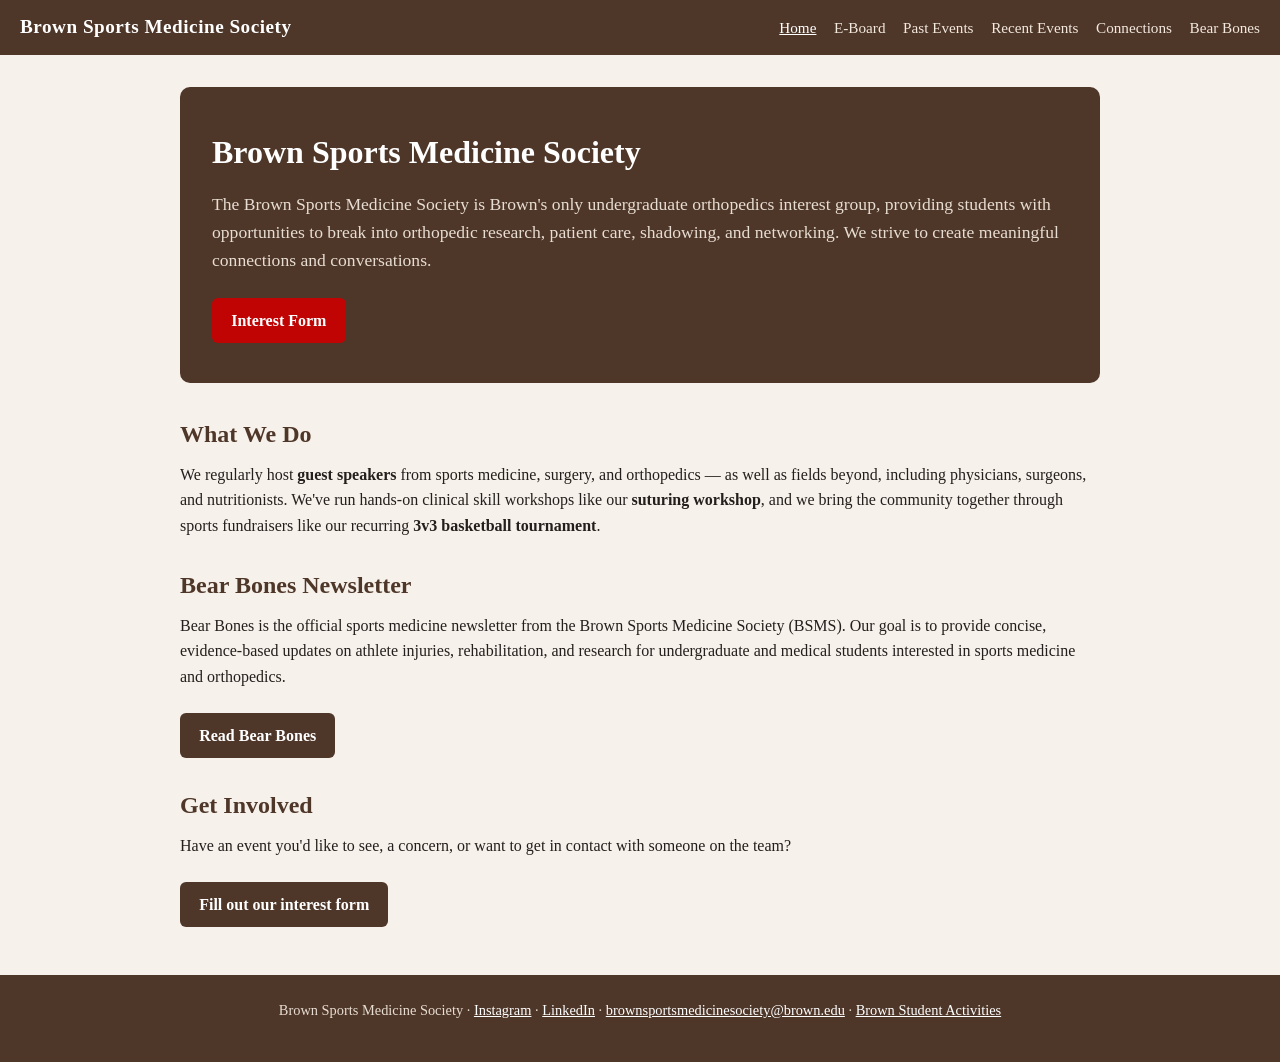
<file: index.html>
<!DOCTYPE html>
<html lang="en">
<head>
<meta charset="UTF-8">
<meta name="viewport" content="width=device-width, initial-scale=1.0">
<title>Brown Sports Medicine Society</title>
<link rel="stylesheet" href="css/style.css">
</head>
<body>
<header class="site">
  <div class="brand"><a href="index.html">Brown Sports Medicine Society</a></div>
  <nav class="main">
    <button class="toggle" aria-label="Menu">☰</button>
    <ul>
      <li><a href="index.html" class="active">Home</a></li>
      <li><a href="eboard.html">E-Board</a></li>
      <li><a href="past-events.html">Past Events</a></li>
      <li><a href="recent-events.html">Recent Events</a></li>
      <li><a href="connections.html">Connections</a></li>
      <li><a href="https://bear-bones.beehiiv.com/" target="_blank" rel="noopener">Bear Bones</a></li>
    </ul>
  </nav>
</header>

<main>
  <section class="hero">
    <h1>Brown Sports Medicine Society</h1>
    <p class="lede">The Brown Sports Medicine Society is Brown's only undergraduate orthopedics interest group, providing students with opportunities to break into orthopedic research, patient care, shadowing, and networking. We strive to create meaningful connections and conversations.</p>
    <a class="btn" href="https://docs.google.com/forms/d/e/1FAIpQLScDk9uIKMxv_40GBWXMDYG9fEyv0TfRWQ9txXXiVj0QrSvIRQ/viewform?usp=sharing&ouid=105178920758912337522">Interest Form</a>
  </section>

  <h2>What We Do</h2>
  <p>We regularly host <strong>guest speakers</strong> from sports medicine, surgery, and orthopedics — as well as fields beyond, including physicians, surgeons, and nutritionists. We've run hands-on clinical skill workshops like our <strong>suturing workshop</strong>, and we bring the community together through sports fundraisers like our recurring <strong>3v3 basketball tournament</strong>.</p>

  <h2>Bear Bones Newsletter</h2>
  <p>Bear Bones is the official sports medicine newsletter from the Brown Sports Medicine Society (BSMS). Our goal is to provide concise, evidence-based updates on athlete injuries, rehabilitation, and research for undergraduate and medical students interested in sports medicine and orthopedics.</p>
  <a class="btn secondary" href="https://bear-bones.beehiiv.com/" target="_blank" rel="noopener">Read Bear Bones</a>

  <h2>Get Involved</h2>
  <p>Have an event you'd like to see, a concern, or want to get in contact with someone on the team?</p>
  <a class="btn secondary" href="https://docs.google.com/forms/d/e/1FAIpQLScDk9uIKMxv_40GBWXMDYG9fEyv0TfRWQ9txXXiVj0QrSvIRQ/viewform?usp=sharing&ouid=105178920758912337522">Fill out our interest form</a>
</main>

<footer class="site">
  <p>Brown Sports Medicine Society &middot;
     <a href="https://www.instagram.com/brownsportsmedicinesociety/">Instagram</a> &middot;
     <a href="https://www.linkedin.com/groups/40875009/" target="_blank" rel="noopener">LinkedIn</a> &middot;
     <a href="mailto:brownsportsmedicinesociety@brown.edu">brownsportsmedicinesociety@brown.edu</a> &middot;
     <a href="https://studentactivities.brown.edu/organizations/sports-medicine-society-brown">Brown Student Activities</a>
  </p>
</footer>
<script src="js/main.js"></script>
</body>
</html>
</file>
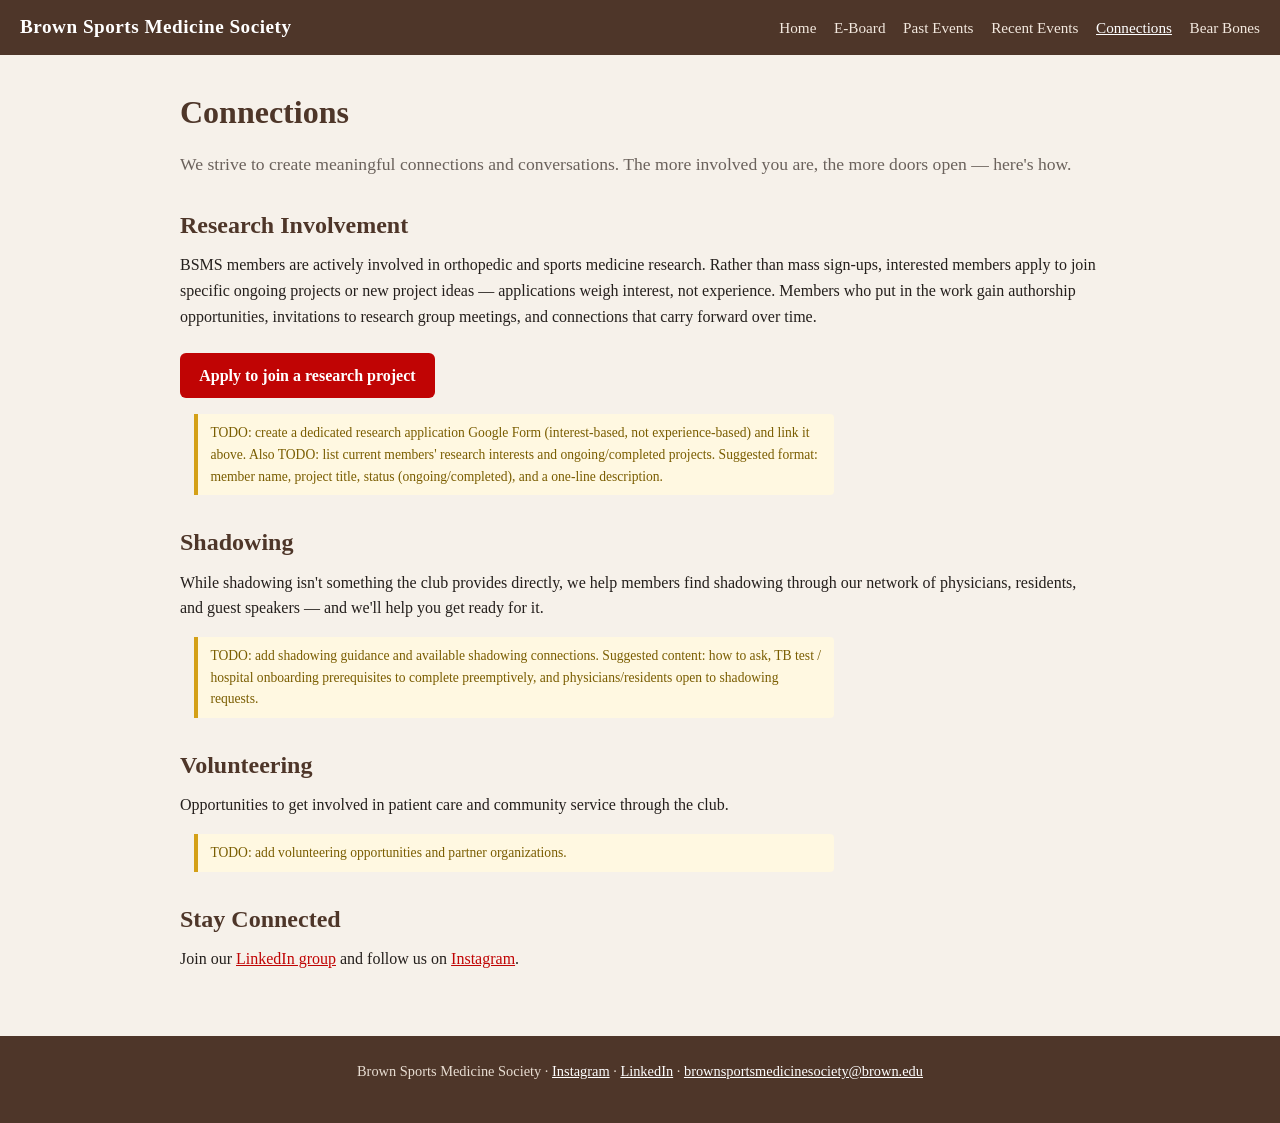
<file: connections.html>
<!DOCTYPE html>
<html lang="en">
<head>
<meta charset="UTF-8">
<meta name="viewport" content="width=device-width, initial-scale=1.0">
<title>Connections — Brown Sports Medicine Society</title>
<link rel="stylesheet" href="css/style.css">
</head>
<body>
<header class="site">
  <div class="brand"><a href="index.html">Brown Sports Medicine Society</a></div>
  <nav class="main">
    <button class="toggle" aria-label="Menu">☰</button>
    <ul>
      <li><a href="index.html">Home</a></li>
      <li><a href="eboard.html">E-Board</a></li>
      <li><a href="past-events.html">Past Events</a></li>
      <li><a href="recent-events.html">Recent Events</a></li>
      <li><a href="connections.html" class="active">Connections</a></li>
      <li><a href="https://bear-bones.beehiiv.com/" target="_blank" rel="noopener">Bear Bones</a></li>
    </ul>
  </nav>
</header>

<main>
  <h1>Connections</h1>
  <p class="lede">We strive to create meaningful connections and conversations. The more involved you are, the more doors open — here's how.</p>

  <h2>Research Involvement</h2>
  <p>BSMS members are actively involved in orthopedic and sports medicine research. Rather than mass sign-ups, interested members apply to join specific ongoing projects or new project ideas — applications weigh interest, not experience. Members who put in the work gain authorship opportunities, invitations to research group meetings, and connections that carry forward over time.</p>
  <p><a class="btn" href="#TODO-research-application-form">Apply to join a research project</a></p>
  <div class="todo" style="max-width:640px;">TODO: create a dedicated research application Google Form (interest-based, not experience-based) and link it above. Also TODO: list current members' research interests and ongoing/completed projects. Suggested format: member name, project title, status (ongoing/completed), and a one-line description.</div>

  <h2>Shadowing</h2>
  <p>While shadowing isn't something the club provides directly, we help members find shadowing through our network of physicians, residents, and guest speakers — and we'll help you get ready for it.</p>
  <div class="todo" style="max-width:640px;">TODO: add shadowing guidance and available shadowing connections. Suggested content: how to ask, TB test / hospital onboarding prerequisites to complete preemptively, and physicians/residents open to shadowing requests.</div>

  <h2>Volunteering</h2>
  <p>Opportunities to get involved in patient care and community service through the club.</p>
  <div class="todo" style="max-width:640px;">TODO: add volunteering opportunities and partner organizations.</div>

  <h2>Stay Connected</h2>
  <p>Join our <a href="https://www.linkedin.com/groups/40875009/" target="_blank" rel="noopener">LinkedIn group</a> and follow us on <a href="https://www.instagram.com/brownsportsmedicinesociety/">Instagram</a>.</p>
</main>

<footer class="site">
  <p>Brown Sports Medicine Society &middot;
     <a href="https://www.instagram.com/brownsportsmedicinesociety/">Instagram</a> &middot;
     <a href="https://www.linkedin.com/groups/40875009/" target="_blank" rel="noopener">LinkedIn</a> &middot;
     <a href="mailto:brownsportsmedicinesociety@brown.edu">brownsportsmedicinesociety@brown.edu</a>
  </p>
</footer>
<script src="js/main.js"></script>
</body>
</html>
</file>
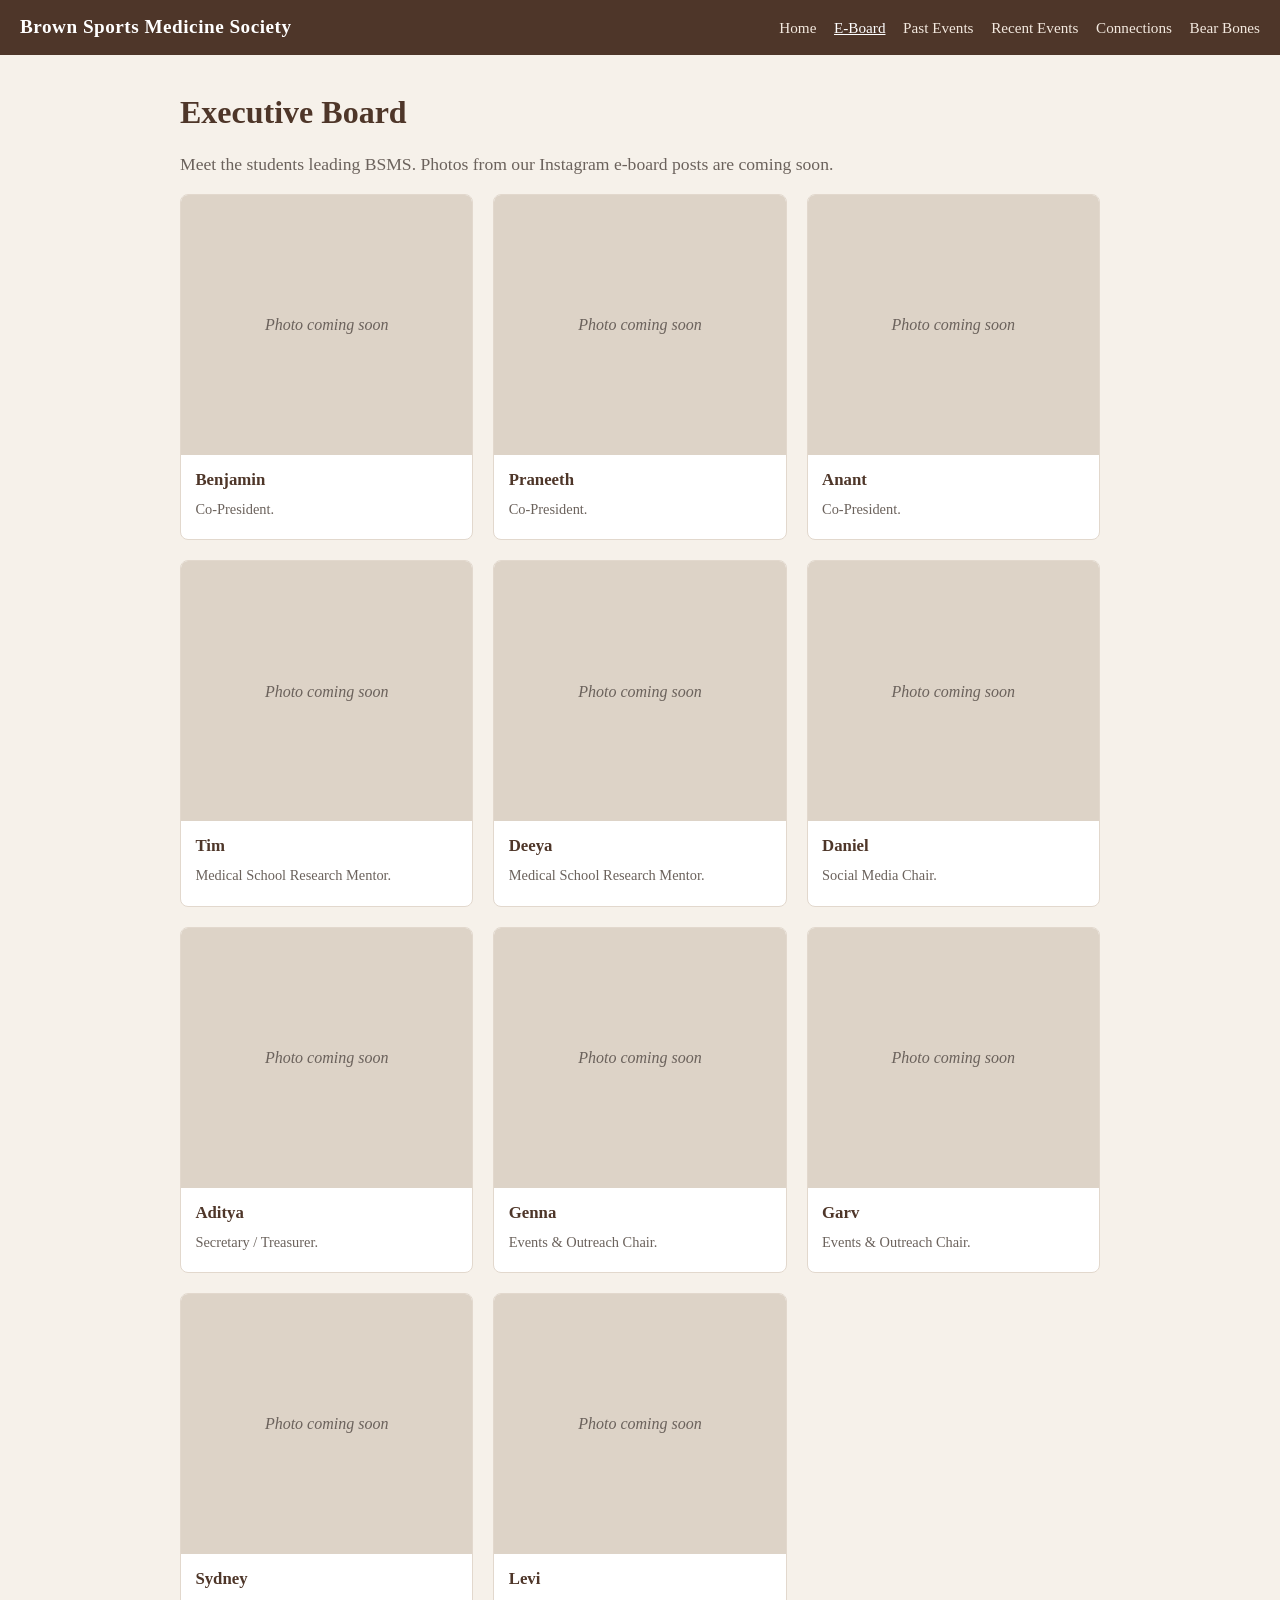
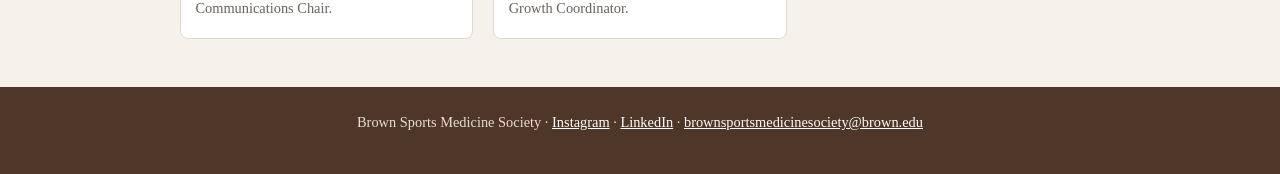
<file: eboard.html>
<!DOCTYPE html>
<html lang="en">
<head>
<meta charset="UTF-8">
<meta name="viewport" content="width=device-width, initial-scale=1.0">
<title>E-Board — Brown Sports Medicine Society</title>
<link rel="stylesheet" href="css/style.css">
</head>
<body>
<header class="site">
  <div class="brand"><a href="index.html">Brown Sports Medicine Society</a></div>
  <nav class="main">
    <button class="toggle" aria-label="Menu">☰</button>
    <ul>
      <li><a href="index.html">Home</a></li>
      <li><a href="eboard.html" class="active">E-Board</a></li>
      <li><a href="past-events.html">Past Events</a></li>
      <li><a href="recent-events.html">Recent Events</a></li>
      <li><a href="connections.html">Connections</a></li>
      <li><a href="https://bear-bones.beehiiv.com/" target="_blank" rel="noopener">Bear Bones</a></li>
    </ul>
  </nav>
</header>

<main>
  <h1>Executive Board</h1>
  <p class="lede">Meet the students leading BSMS. Photos from our Instagram e-board posts are coming soon.</p>

  <div class="grid">
    <!-- To update: replace the placeholder div with <img src="assets/eboard/<file>" alt="<name>" data-zoom> and fill in the caption. -->
    <div class="card">
      <div class="placeholder-img">Photo coming soon</div>
      <div class="body">
        <h3>Benjamin</h3>
        <p>Co-President. <!-- TODO: caption from Instagram post --></p>
      </div>
    </div>
    <div class="card">
      <div class="placeholder-img">Photo coming soon</div>
      <div class="body">
        <h3>Praneeth</h3>
        <p>Co-President. <!-- TODO: caption --></p>
      </div>
    </div>
    <div class="card">
      <div class="placeholder-img">Photo coming soon</div>
      <div class="body">
        <h3>Anant</h3>
        <p>Co-President. <!-- TODO: caption --></p>
      </div>
    </div>
    <div class="card">
      <div class="placeholder-img">Photo coming soon</div>
      <div class="body">
        <h3>Tim</h3>
        <p>Medical School Research Mentor. <!-- TODO: caption --></p>
      </div>
    </div>
    <div class="card">
      <div class="placeholder-img">Photo coming soon</div>
      <div class="body">
        <h3>Deeya</h3>
        <p>Medical School Research Mentor. <!-- TODO: caption --></p>
      </div>
    </div>
    <div class="card">
      <div class="placeholder-img">Photo coming soon</div>
      <div class="body">
        <h3>Daniel</h3>
        <p>Social Media Chair. <!-- TODO: caption --></p>
      </div>
    </div>
    <div class="card">
      <div class="placeholder-img">Photo coming soon</div>
      <div class="body">
        <h3>Aditya</h3>
        <p>Secretary / Treasurer. <!-- TODO: caption --></p>
      </div>
    </div>
    <div class="card">
      <div class="placeholder-img">Photo coming soon</div>
      <div class="body">
        <h3>Genna</h3>
        <p>Events &amp; Outreach Chair. <!-- TODO: caption --></p>
      </div>
    </div>
    <div class="card">
      <div class="placeholder-img">Photo coming soon</div>
      <div class="body">
        <h3>Garv</h3>
        <p>Events &amp; Outreach Chair. <!-- TODO: caption --></p>
      </div>
    </div>
    <div class="card">
      <div class="placeholder-img">Photo coming soon</div>
      <div class="body">
        <h3>Sydney</h3>
        <p>Communications Chair. <!-- TODO: caption --></p>
      </div>
    </div>
    <div class="card">
      <div class="placeholder-img">Photo coming soon</div>
      <div class="body">
        <h3>Levi</h3>
        <p>Growth Coordinator. <!-- TODO: caption --></p>
      </div>
    </div>
  </div>
</main>

<footer class="site">
  <p>Brown Sports Medicine Society &middot;
     <a href="https://www.instagram.com/brownsportsmedicinesociety/">Instagram</a> &middot;
     <a href="https://www.linkedin.com/groups/40875009/" target="_blank" rel="noopener">LinkedIn</a> &middot;
     <a href="mailto:brownsportsmedicinesociety@brown.edu">brownsportsmedicinesociety@brown.edu</a>
  </p>
</footer>
<script src="js/main.js"></script>
</body>
</html>
</file>
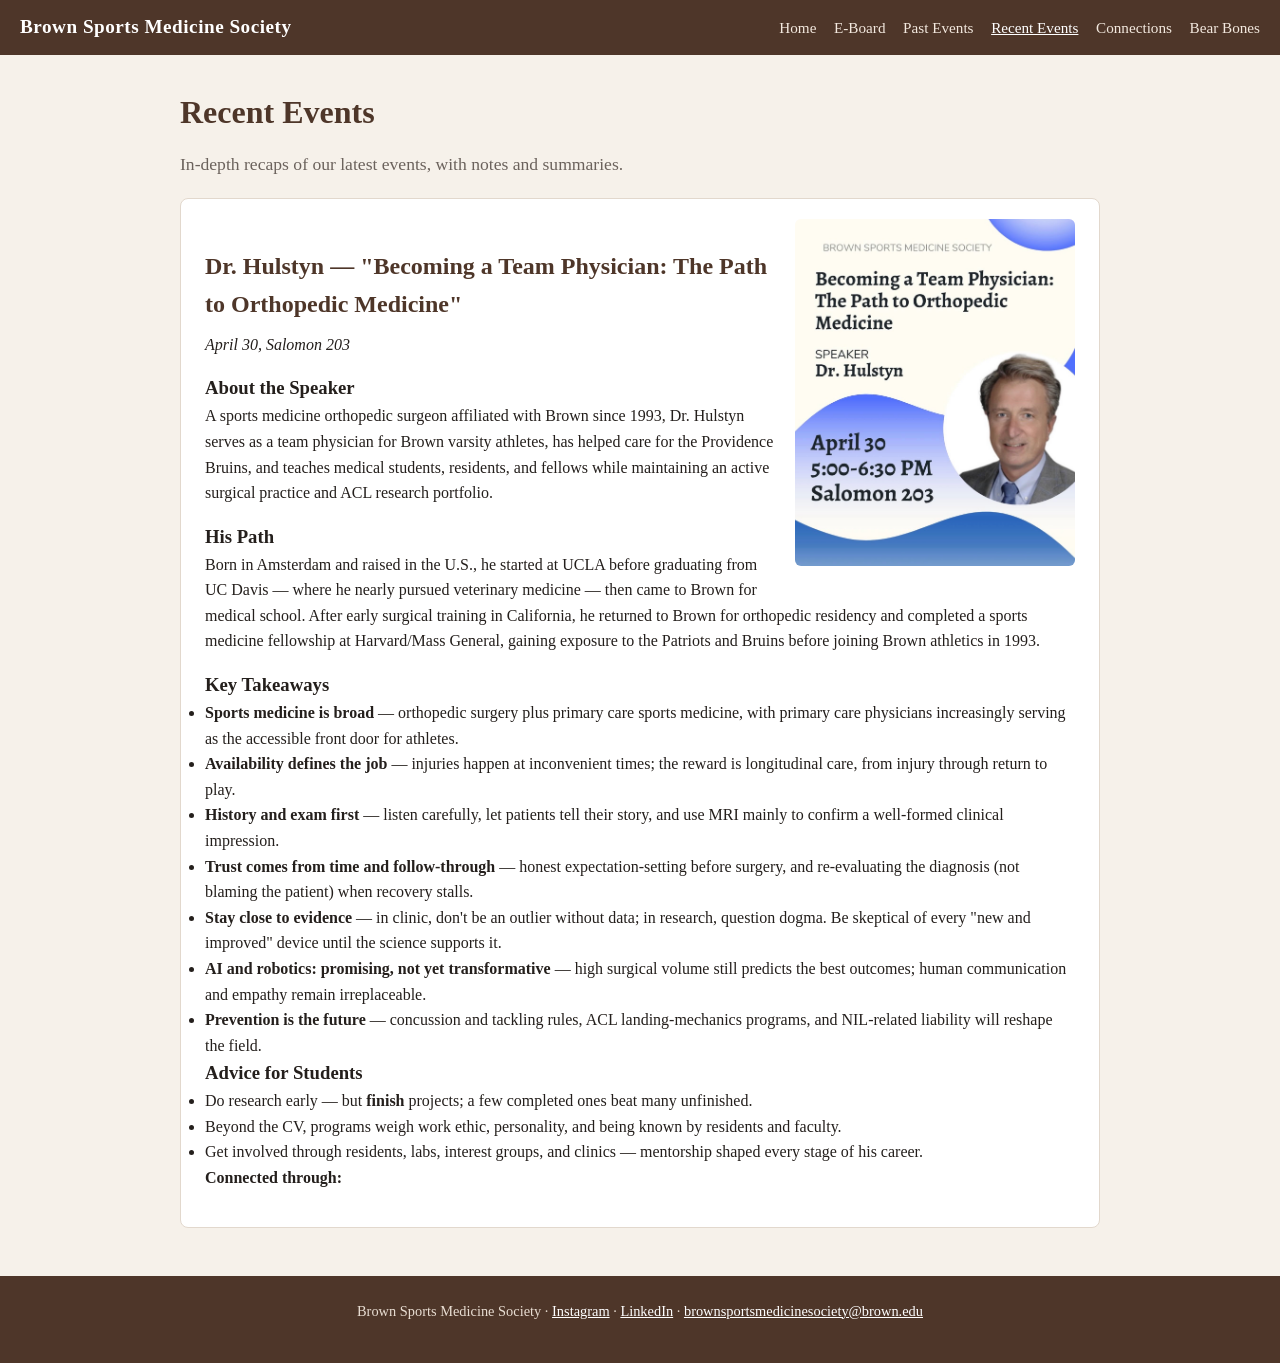
<file: recent-events.html>
<!DOCTYPE html>
<html lang="en">
<head>
<meta charset="UTF-8">
<meta name="viewport" content="width=device-width, initial-scale=1.0">
<title>Recent Events — Brown Sports Medicine Society</title>
<link rel="stylesheet" href="css/style.css">
</head>
<body>
<header class="site">
  <div class="brand"><a href="index.html">Brown Sports Medicine Society</a></div>
  <nav class="main">
    <button class="toggle" aria-label="Menu">☰</button>
    <ul>
      <li><a href="index.html">Home</a></li>
      <li><a href="eboard.html">E-Board</a></li>
      <li><a href="past-events.html">Past Events</a></li>
      <li><a href="recent-events.html" class="active">Recent Events</a></li>
      <li><a href="connections.html">Connections</a></li>
      <li><a href="https://bear-bones.beehiiv.com/" target="_blank" rel="noopener">Bear Bones</a></li>
    </ul>
  </nav>
</header>

<main>
  <h1>Recent Events</h1>
  <p class="lede">In-depth recaps of our latest events, with notes and summaries.</p>

  <article class="event">
    <img class="poster" src="assets/past-events/Dr Hulstyn.jpg" alt="Dr. Hulstyn event poster" data-zoom>
    <h2>Dr. Hulstyn — "Becoming a Team Physician: The Path to Orthopedic Medicine"</h2>
    <p><em>April 30, Salomon 203 <!-- TODO: confirm year --></em></p>

    <h3>About the Speaker</h3>
    <p>A sports medicine orthopedic surgeon affiliated with Brown since 1993, Dr. Hulstyn serves as a team physician for Brown varsity athletes, has helped care for the Providence Bruins, and teaches medical students, residents, and fellows while maintaining an active surgical practice and ACL research portfolio.</p>

    <h3>His Path</h3>
    <p>Born in Amsterdam and raised in the U.S., he started at UCLA before graduating from UC Davis — where he nearly pursued veterinary medicine — then came to Brown for medical school. After early surgical training in California, he returned to Brown for orthopedic residency and completed a sports medicine fellowship at Harvard/Mass General, gaining exposure to the Patriots and Bruins before joining Brown athletics in 1993.</p>

    <h3>Key Takeaways</h3>
    <ul>
      <li><strong>Sports medicine is broad</strong> — orthopedic surgery plus primary care sports medicine, with primary care physicians increasingly serving as the accessible front door for athletes.</li>
      <li><strong>Availability defines the job</strong> — injuries happen at inconvenient times; the reward is longitudinal care, from injury through return to play.</li>
      <li><strong>History and exam first</strong> — listen carefully, let patients tell their story, and use MRI mainly to confirm a well-formed clinical impression.</li>
      <li><strong>Trust comes from time and follow-through</strong> — honest expectation-setting before surgery, and re-evaluating the diagnosis (not blaming the patient) when recovery stalls.</li>
      <li><strong>Stay close to evidence</strong> — in clinic, don't be an outlier without data; in research, question dogma. Be skeptical of every "new and improved" device until the science supports it.</li>
      <li><strong>AI and robotics: promising, not yet transformative</strong> — high surgical volume still predicts the best outcomes; human communication and empathy remain irreplaceable.</li>
      <li><strong>Prevention is the future</strong> — concussion and tackling rules, ACL landing-mechanics programs, and NIL-related liability will reshape the field.</li>
    </ul>

    <h3>Advice for Students</h3>
    <ul>
      <li>Do research early — but <strong>finish</strong> projects; a few completed ones beat many unfinished.</li>
      <li>Beyond the CV, programs weigh work ethic, personality, and being known by residents and faculty.</li>
      <li>Get involved through residents, labs, interest groups, and clinics — mentorship shaped every stage of his career.</li>
    </ul>

    <p><strong>Connected through:</strong> <!-- TODO: member name + relationship -->&nbsp;</p>
  </article>

  <!-- To add a new recent event, copy the <article class="event"> block above. -->
</main>

<footer class="site">
  <p>Brown Sports Medicine Society &middot;
     <a href="https://www.instagram.com/brownsportsmedicinesociety/">Instagram</a> &middot;
     <a href="https://www.linkedin.com/groups/40875009/" target="_blank" rel="noopener">LinkedIn</a> &middot;
     <a href="mailto:brownsportsmedicinesociety@brown.edu">brownsportsmedicinesociety@brown.edu</a>
  </p>
</footer>
<script src="js/main.js"></script>
</body>
</html>
</file>
<file: css/style.css>
/* Brown Sports Medicine Society — global styles */
:root {
  --brown: #4E3629;
  --red: #C00404;
  --cream: #F6F1EA;
  --ink: #241f1c;
  --muted: #6b625c;
}
* { box-sizing: border-box; margin: 0; padding: 0; }
body {
  font-family: Georgia, 'Times New Roman', serif;
  color: var(--ink);
  background: var(--cream);
  line-height: 1.6;
}
a { color: var(--red); }

/* Header / nav */
header.site {
  background: var(--brown);
  color: #fff;
  padding: 0.75rem 1.25rem;
  display: flex;
  align-items: center;
  justify-content: space-between;
  flex-wrap: wrap;
  gap: 0.5rem;
  position: sticky;
  top: 0;
  z-index: 10;
}
header.site .brand { font-size: 1.2rem; font-weight: bold; letter-spacing: 0.5px; }
header.site .brand a { color: #fff; text-decoration: none; }
nav.main button.toggle {
  display: none;
  background: none; border: 1px solid #fff; color: #fff;
  padding: 0.25rem 0.6rem; border-radius: 4px; font-size: 1rem; cursor: pointer;
}
nav.main ul { list-style: none; display: flex; gap: 1.1rem; flex-wrap: wrap; }
nav.main a { color: #f3e9df; text-decoration: none; font-size: 0.95rem; }
nav.main a:hover, nav.main a.active { color: #fff; text-decoration: underline; }
@media (max-width: 700px) {
  nav.main button.toggle { display: block; }
  nav.main ul { display: none; width: 100%; flex-direction: column; padding-top: 0.5rem; }
  nav.main ul.open { display: flex; }
}

/* Layout */
main { max-width: 960px; margin: 0 auto; padding: 2rem 1.25rem 3rem; }
h1 { color: var(--brown); font-size: 2rem; margin-bottom: 0.75rem; }
h2 { color: var(--brown); margin: 1.75rem 0 0.5rem; }
p { margin-bottom: 1rem; }
.lede { font-size: 1.1rem; color: var(--muted); }

.hero {
  background: var(--brown);
  color: #fff;
  border-radius: 10px;
  padding: 2.5rem 2rem;
  margin-bottom: 2rem;
}
.hero h1 { color: #fff; }
.hero .lede { color: #e8ddd2; }

.btn {
  display: inline-block;
  background: var(--red);
  color: #fff !important;
  padding: 0.6rem 1.2rem;
  border-radius: 6px;
  text-decoration: none;
  font-weight: bold;
  margin-top: 0.5rem;
}
.btn:hover { opacity: 0.9; }
.btn.secondary { background: var(--brown); }

/* Cards & grids */
.grid { display: grid; grid-template-columns: repeat(auto-fill, minmax(240px, 1fr)); gap: 1.25rem; margin-top: 1rem; }
.card {
  background: #fff;
  border: 1px solid #e2d8cd;
  border-radius: 8px;
  overflow: hidden;
  padding-bottom: 0.75rem;
}
.card img { width: 100%; height: 260px; object-fit: cover; display: block; cursor: pointer; }
.card .body { padding: 0.75rem 0.9rem 0; }
.card h3 { color: var(--brown); font-size: 1.05rem; margin-bottom: 0.25rem; }
.card p { font-size: 0.9rem; color: var(--muted); margin-bottom: 0.4rem; }
.placeholder-img {
  width: 100%; height: 260px;
  background: #ddd3c7;
  display: flex; align-items: center; justify-content: center;
  color: var(--muted); font-style: italic;
}
.todo { background: #fff8e1; border-left: 4px solid #d4a017; padding: 0.5rem 0.75rem; font-size: 0.85rem; color: #7a5d00; margin: 0.5rem 0.9rem 0; border-radius: 0 4px 4px 0; }

/* Event article blocks */
article.event {
  background: #fff;
  border: 1px solid #e2d8cd;
  border-radius: 8px;
  padding: 1.25rem 1.5rem;
  margin-top: 1.25rem;
}
article.event img.poster { max-width: 280px; width: 100%; border-radius: 6px; float: right; margin: 0 0 1rem 1.25rem; cursor: pointer; }
@media (max-width: 600px) { article.event img.poster { float: none; margin: 0 0 1rem; max-width: 100%; } }

/* Lightbox */
#lightbox {
  display: none; position: fixed; inset: 0;
  background: rgba(0,0,0,0.85); z-index: 100;
  align-items: center; justify-content: center; cursor: zoom-out;
}
#lightbox img { max-width: 92vw; max-height: 92vh; border-radius: 4px; }
#lightbox.open { display: flex; }

/* Footer */
footer.site {
  background: var(--brown);
  color: #e8ddd2;
  text-align: center;
  padding: 1.5rem 1rem;
  font-size: 0.9rem;
}
footer.site a { color: #fff; }
</file>
